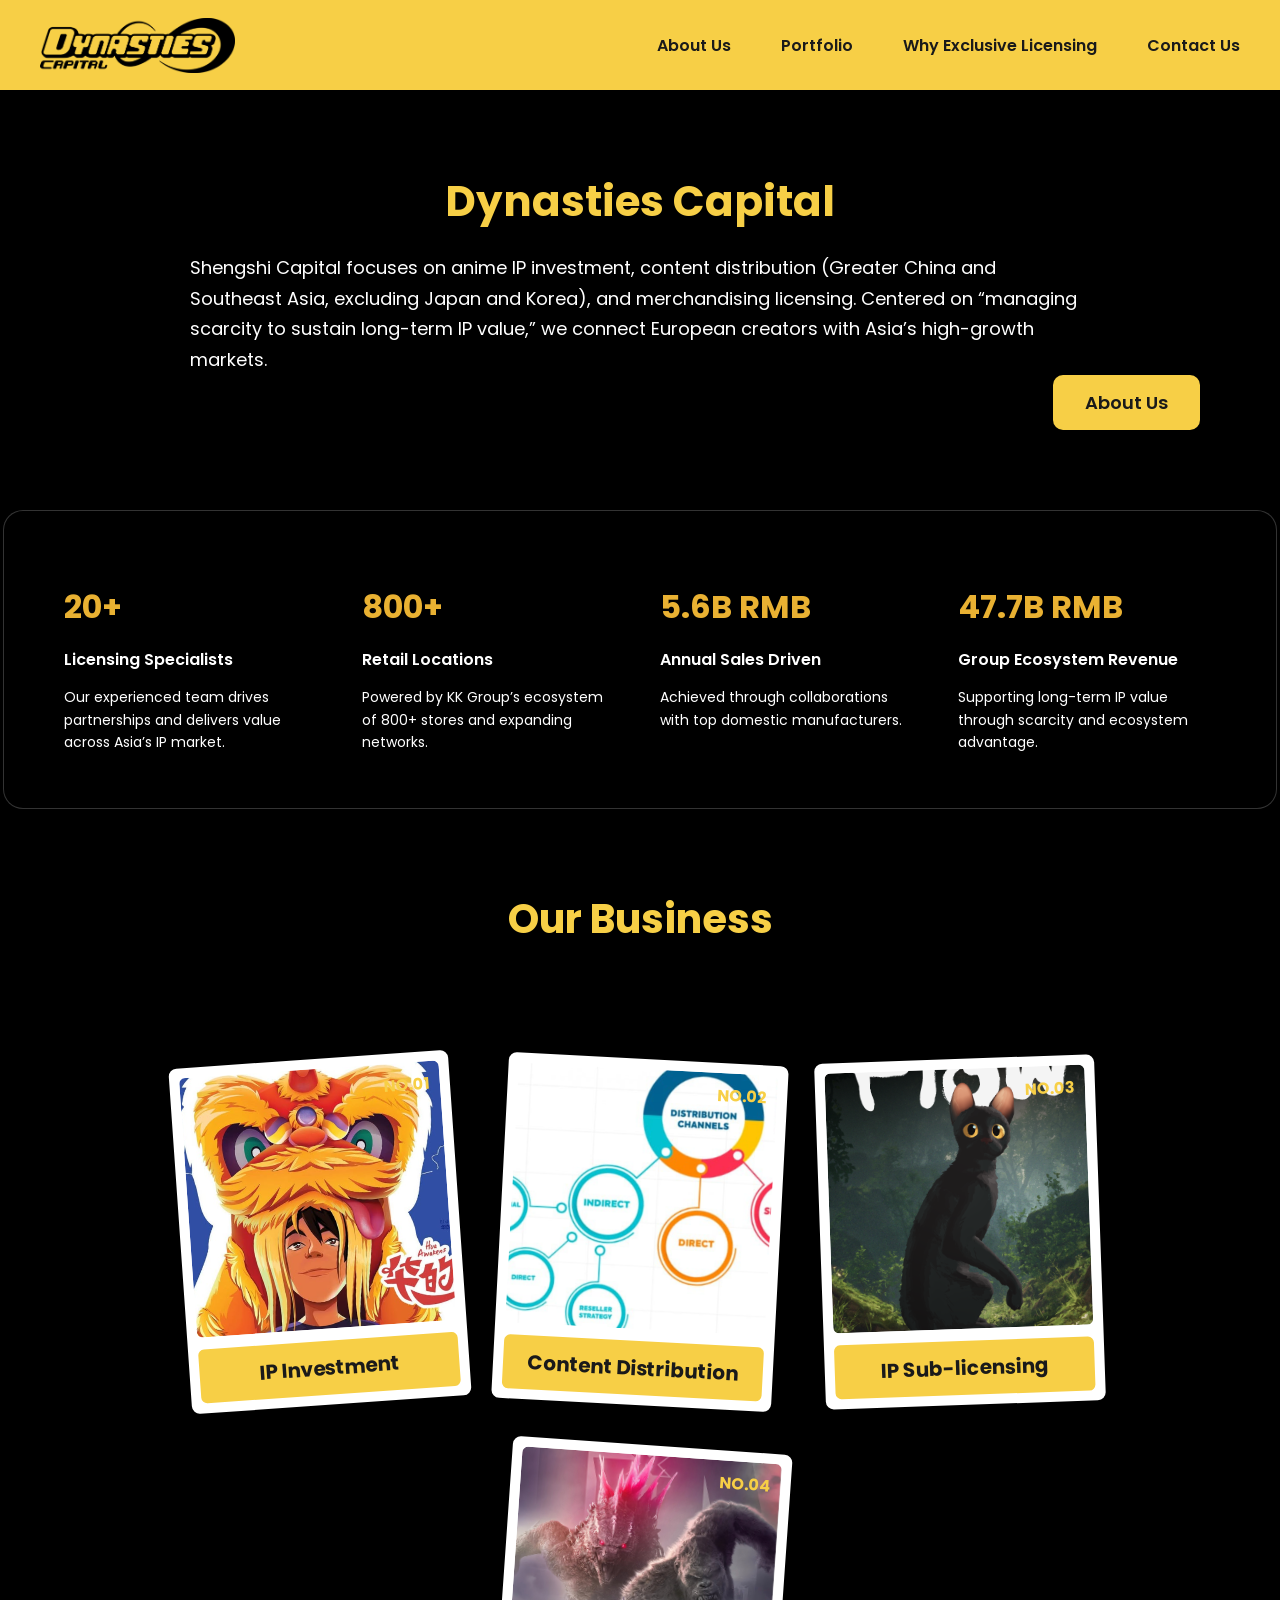
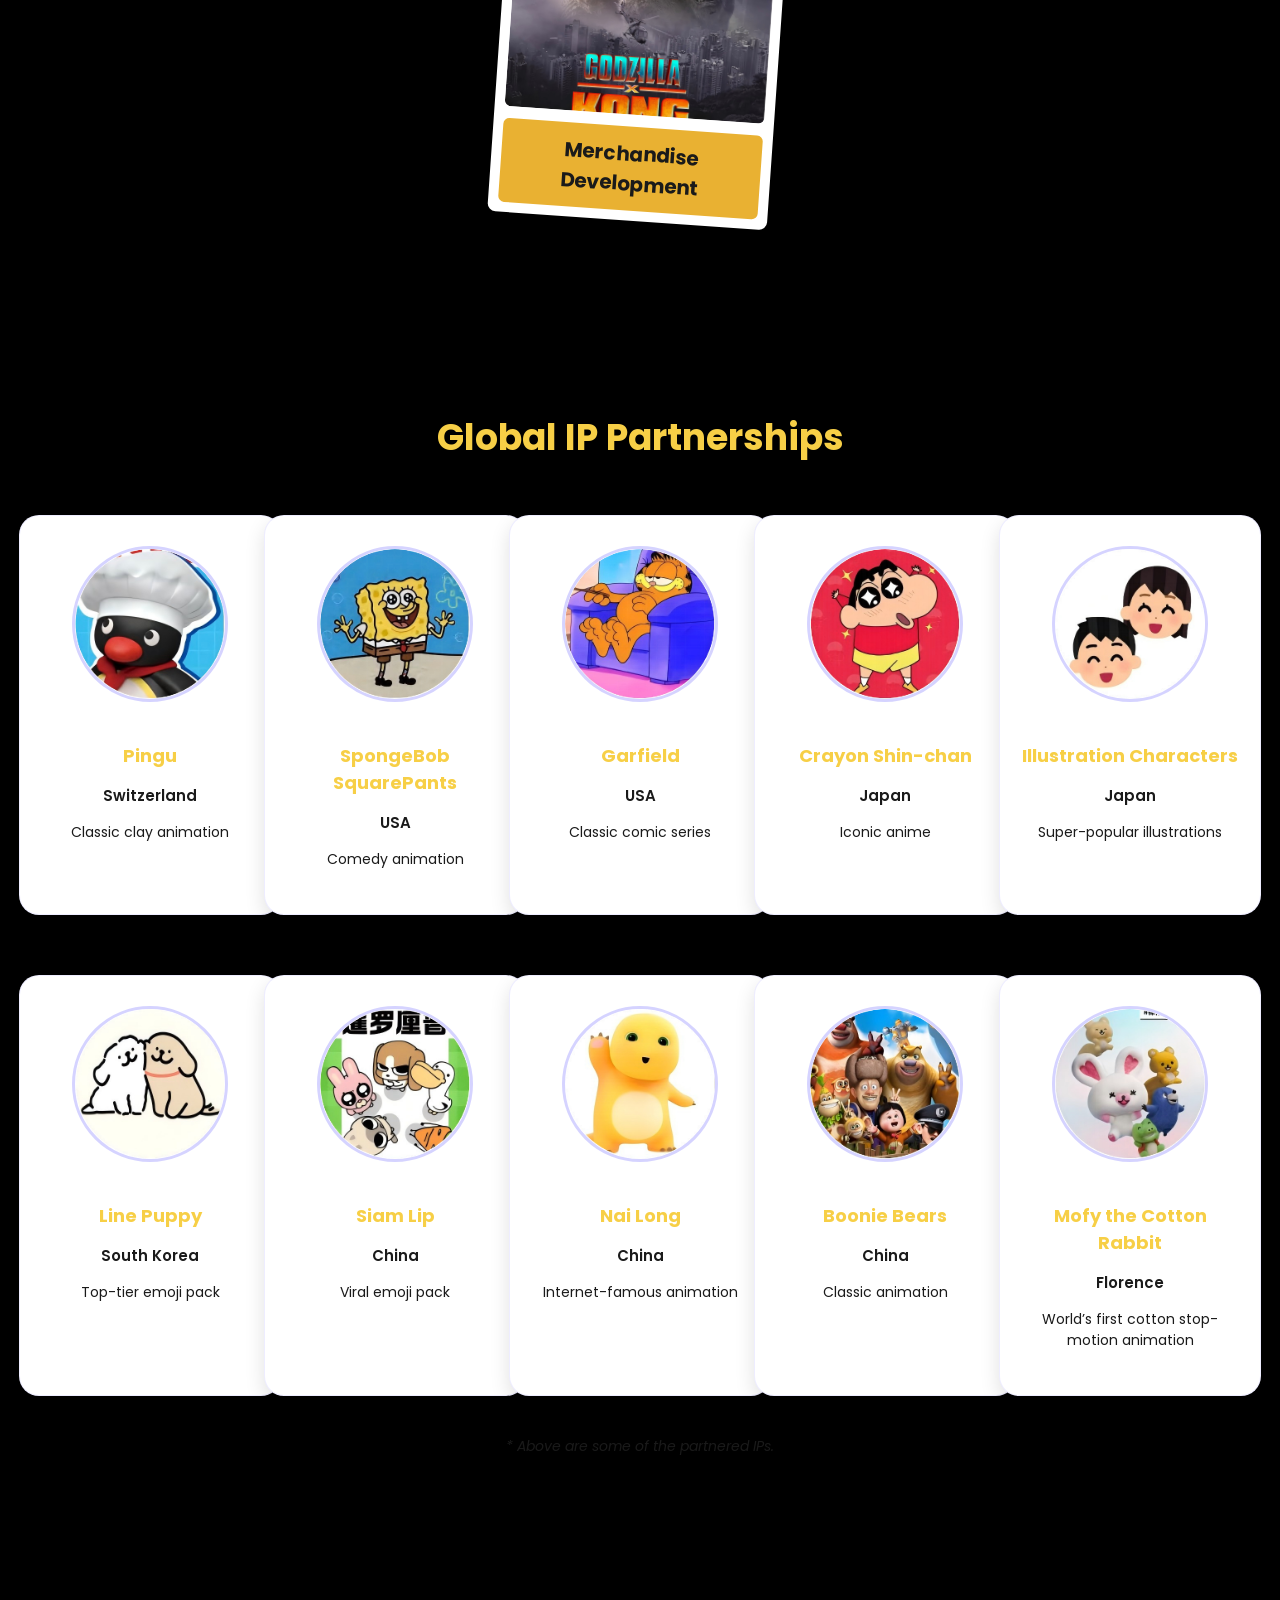
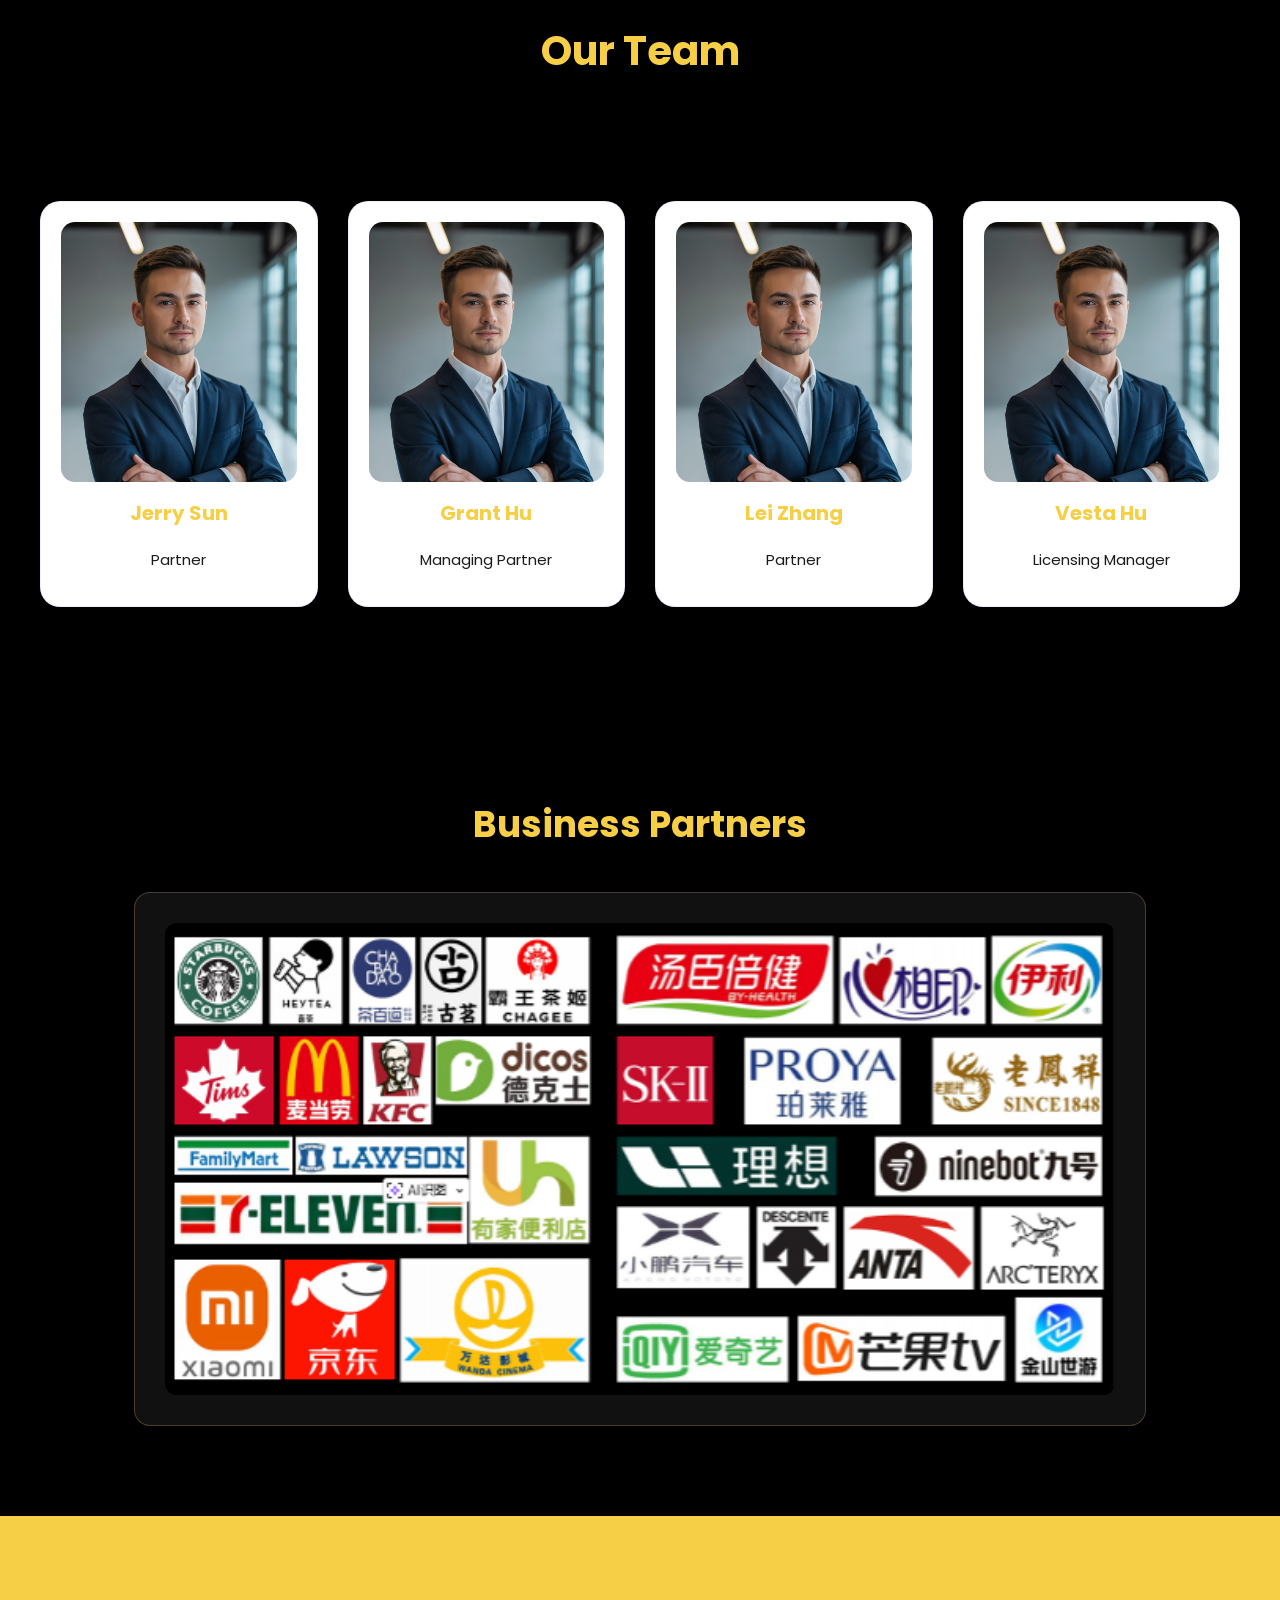
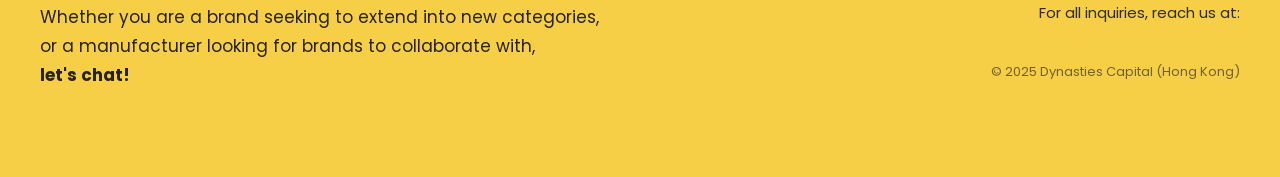
<file: index.html>
<!DOCTYPE html>
<html lang="en">
<head>
    <meta charset="UTF-8">
    <meta name="viewport" content="width=device-width, initial-scale=1.0">
    <title>Dynasties Capital</title>
    <link rel="stylesheet" href="css/global.css">
    <link href="https://fonts.googleapis.com/css2?family=Poppins:wght@300;400;600;700&display=swap" rel="stylesheet">

</head>

<body>

    <!-- 导航栏插入位置 -->
    <div id="nav-placeholder"></div>



     <!-- 公司介绍主区块 -->
    <section class="company-header">
        <h2 class="company-title">Dynasties Capital</h2>
        <p class="company-desc">
            Shengshi Capital focuses on anime IP investment, content distribution 
            (Greater China and Southeast Asia, excluding Japan and Korea), and merchandising licensing.
            Centered on “managing scarcity to sustain long-term IP value,” we connect European creators 
            with Asia’s high-growth markets.
        </p>

    </section>
        <section class="title-section">

        <div class="title-btn-wrapper">
            <a href="about.html" class="title-about-btn">About Us</a>
        </div>

    </section>

    <!-- 亮点展示区块 -->
    <section class="stats-section">
        <div class="stats-card">

            <div class="stat-item">
                <h3>20+</h3>
                <p class="stat-title">Licensing Specialists</p>
                <p class="stat-text">Our experienced team drives partnerships and delivers value across Asia’s IP market.</p>
            </div>

            <div class="stat-item">
                <h3>800+</h3>
                <p class="stat-title">Retail Locations</p>
                <p class="stat-text">Powered by KK Group’s ecosystem of 800+ stores and expanding networks.</p>
            </div>

            <div class="stat-item">
                <h3>5.6B RMB</h3>
                <p class="stat-title">Annual Sales Driven</p>
                <p class="stat-text">Achieved through collaborations with top domestic manufacturers.</p>
            </div>

            <div class="stat-item">
                <h3>47.7B RMB</h3>
                <p class="stat-title">Group Ecosystem Revenue</p>
                <p class="stat-text">Supporting long-term IP value through scarcity and ecosystem advantage.</p>
            </div>

        </div>
    </section>
    <!-- 标题 + About Us 按钮区块 -->

    <div class="section-title business-main-title">Our Business</div>

  <!-- business-->
    <section class="business-section">

        <div class="business-grid">

            <!-- 01 -->
            <div class="business-card tilt-1">
                <div class="card-img-wrapper">
                    <img src="./images/business1.png" class="business-img">
                    <span class="card-number">NO.01</span>
                </div>
                <div class="card-label label-blue">IP Investment</div>
            </div>

            <!-- 02 -->
            <div class="business-card tilt-2">
                <div class="card-img-wrapper"
                    data-images='[
                        "./images/business2-1.png",
                        "./images/business2-2.png",
                        "./images/business2-3.png"
                    ]'>
                    
                    <img src="./images/business2-1.png" class="business-img">
                    <span class="card-number">NO.02</span>
                </div>

                <div class="card-label label-yellow">Content Distribution</div>
            </div>

            <!-- 03 -->
            <div class="business-card tilt-3">
                <div class="card-img-wrapper"
                    data-images='[
                        "./images/business3-1.png",
                        "./images/business3-2.png",
                        "./images/business3-3.png"
                    ]'>
                    
                    <img src="./images/business3-1.png" class="business-img">
                    <span class="card-number">NO.03</span>
                </div>

                <div class="card-label label-blue">IP Sub-licensing</div>
            </div>

            <!-- 04 -->
            <div class="business-card tilt-4">
                <div class="card-img-wrapper"
                    data-images='[
                        "./images/business4-1.png",
                        "./images/business4-2.png",
                        "./images/business4-3.png"
                    ]'>
                    
                    <img src="./images/business4-1.png" class="business-img">
                    <span class="card-number">NO.04</span>
                </div>
                <div class="card-label label-pink">Merchandise Development</div>
            </div>

        </div>
    </section>
    
    <section class="ip-section">

        <h2 class="ip-title">Global IP Partnerships</h2>

        <div class="ip-grid">

            <!-- 01 -->
            <div class="ip-card">
                <img src="./images/ip-pingu.png" class="ip-img">
                <h3 class="ip-name">Pingu</h3>
                <p class="ip-country">Switzerland</p>
                <p class="ip-desc">Classic clay animation</p>
            </div>

            <!-- 02 -->
            <div class="ip-card">
                <img src="./images/ip-spongebob.png" class="ip-img">
                <h3 class="ip-name">SpongeBob SquarePants</h3>
                <p class="ip-country">USA</p>
                <p class="ip-desc">Comedy animation</p>
            </div>

            <!-- 03 -->
            <div class="ip-card">
                <img src="./images/ip-garfield.png" class="ip-img">
                <h3 class="ip-name">Garfield</h3>
                <p class="ip-country">USA</p>
                <p class="ip-desc">Classic comic series</p>
            </div>

            <!-- 04 -->
            <div class="ip-card">
                <img src="./images/ip-shinchan.png" class="ip-img">
                <h3 class="ip-name">Crayon Shin-chan</h3>
                <p class="ip-country">Japan</p>
                <p class="ip-desc">Iconic anime</p>
            </div>

            <!-- 05 -->
            <div class="ip-card">
                <img src="./images/ip-illustration.png" class="ip-img">
                <h3 class="ip-name">Illustration Characters</h3>
                <p class="ip-country">Japan</p>
                <p class="ip-desc">Super-popular illustrations</p>
            </div>

            <!-- 第二行 -->
            <div class="ip-card">
                <img src="./images/ip-linepuppy.png" class="ip-img">
                <h3 class="ip-name">Line Puppy</h3>
                <p class="ip-country">South Korea</p>
                <p class="ip-desc">Top-tier emoji pack</p>
            </div>

            <div class="ip-card">
                <img src="./images/ip-siamlip.png" class="ip-img">
                <h3 class="ip-name">Siam Lip</h3>
                <p class="ip-country">China</p>
                <p class="ip-desc">Viral emoji pack</p>
            </div>

            <div class="ip-card">
                <img src="./images/ip-nailong.png" class="ip-img">
                <h3 class="ip-name">Nai Long</h3>
                <p class="ip-country">China</p>
                <p class="ip-desc">Internet-famous animation</p>
            </div>

            <div class="ip-card">
                <img src="./images/ip-boonie.png" class="ip-img">
                <h3 class="ip-name">Boonie Bears</h3>
                <p class="ip-country">China</p>
                <p class="ip-desc">Classic animation</p>
            </div>

            <div class="ip-card">
                <img src="./images/ip-mofy.png" class="ip-img">
                <h3 class="ip-name">Mofy the Cotton Rabbit</h3>
                <p class="ip-country">Florence</p>
                <p class="ip-desc">World’s first cotton stop-motion animation</p>
            </div>

        </div>

        <p class="ip-note">* Above are some of the partnered IPs.</p>

    </section>
    <div class="section-title team-main-title">Our Team</div>

    <section class="team-section">

        <div class="team-grid">

            <!-- Member 1 -->
            <div class="team-card">
                <div class="team-photo-wrapper">
                    <img src="./images/team1.png" class="team-photo">

                    <div class="team-overlay">
                        <div class="team-overlay-content">
                            <p class="team-intro">
                                Serial entrepreneur & investor with extensive experience in 
                                entertainment licensing and regional content distribution.
                            </p>
                        </div>
                    </div>

                </div>

                <h3 class="team-name">Jerry Sun</h3>
                <p class="team-role">Partner</p>
            </div>

            <!-- Member 2 -->
            <div class="team-card">
                <div class="team-photo-wrapper">
                    <img src="./images/team2.png" class="team-photo">

                    <div class="team-overlay">
                        <div class="team-overlay-content">
                            <p class="team-intro">
                                Senior Investment Partner with 15+ years experience in PE/VC, 
                                specializing in cross-border acquisition and IP strategy.
                            </p>
                        </div>
                    </div>

                </div>

                <h3 class="team-name">Grant Hu</h3>
                <p class="team-role">Managing Partner</p>
            </div>

            <!-- Member 3 -->
            <div class="team-card">
                <div class="team-photo-wrapper">
                    <img src="./images/team3.png" class="team-photo">

                    <div class="team-overlay">
                        <div class="team-overlay-content">
                            <p class="team-intro">
                                CEO of X11 Group with deep knowledge in toy industry supply chain 
                                and retail ecosystem growth across Asia.
                            </p>
                        </div>
                    </div>

                </div>

                <h3 class="team-name">Lei Zhang</h3>
                <p class="team-role">Partner</p>
            </div>

            <!-- Member 4 -->
            <div class="team-card">
                <div class="team-photo-wrapper">
                    <img src="./images/team4.png" class="team-photo">

                    <div class="team-overlay">
                        <div class="team-overlay-content">
                            <p class="team-intro">
                                Licensing specialist focusing on strategic brand partnerships, 
                                category expansion and manufacturer onboarding.
                            </p>
                        </div>
                    </div>

                </div>

                <h3 class="team-name">Vesta Hu</h3>
                <p class="team-role">Licensing Manager</p>
            </div>

        </div>
    </section>

    <section class="partners-section">

        <h2 class="partners-title">Business Partners</h2>

        <div class="partner-wrapper">
            <img src="./images/partner.png" class="partner-img">
        </div>

    </section>



  
    <!-- 页脚插入位置 -->
    <div id="footer-placeholder"></div>

    <script src="js/loadComponents.js"></script>

</body>
</html>
</file>
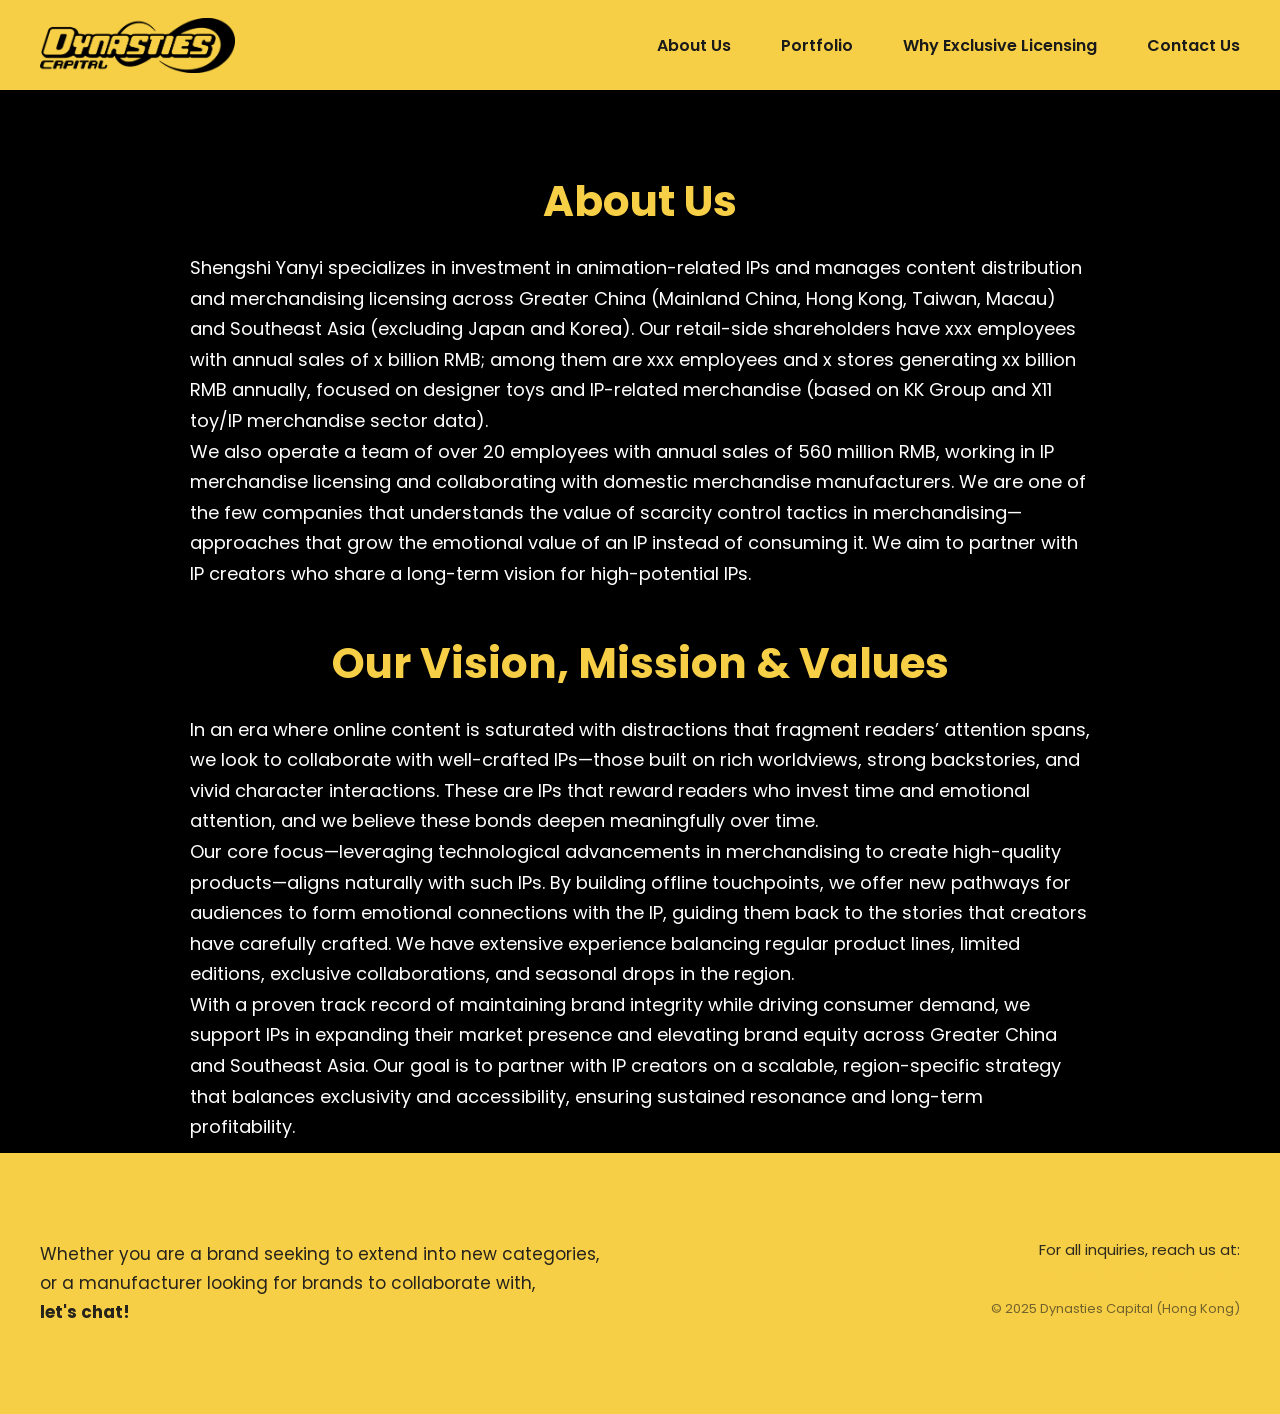
<file: about.html>
<!DOCTYPE html>
<html lang="en">
<head>
    <meta charset="UTF-8">
    <meta name="viewport" content="width=device-width, initial-scale=1.0">
    <title>Dynasties Capital</title>
    <link rel="stylesheet" href="css/global.css">
    <link href="https://fonts.googleapis.com/css2?family=Poppins:wght@300;400;600;700&display=swap" rel="stylesheet">

</head>

<body>

    <!-- 导航栏插入位置 -->
    <div id="nav-placeholder"></div>

     <!-- 公司介绍主区块 -->
    <section class="company-header">
        <h2 class="company-title">About Us</h2>

        <p class="company-desc">
            Shengshi Yanyi specializes in investment in animation-related IPs and manages content
            distribution and merchandising licensing across Greater China (Mainland China, Hong Kong,
            Taiwan, Macau) and Southeast Asia (excluding Japan and Korea). Our retail-side shareholders
            have xxx employees with annual sales of x billion RMB; among them are xxx employees and x
            stores generating xx billion RMB annually, focused on designer toys and IP-related
            merchandise (based on KK Group and X11 toy/IP merchandise sector data).
        </p>

        <p class="company-desc">
            We also operate a team of over 20 employees with annual sales of 560 million RMB, working in
            IP merchandise licensing and collaborating with domestic merchandise manufacturers. 
            We are one of the few companies that understands the value of scarcity control tactics in
            merchandising—approaches that grow the emotional value of an IP instead of consuming it.
            We aim to partner with IP creators who share a long-term vision for high-potential IPs.
        </p>

        <h3 class="company-title">Our Vision, Mission & Values</h3>

        <p class="company-desc">
            In an era where online content is saturated with distractions that fragment readers’
            attention spans, we look to collaborate with well-crafted IPs—those built on rich
            worldviews, strong backstories, and vivid character interactions. These are IPs that reward
            readers who invest time and emotional attention, and we believe these bonds deepen
            meaningfully over time.
        </p>

    <p class="company-desc">
        Our core focus—leveraging technological advancements in merchandising to create
        high-quality products—aligns naturally with such IPs. By building offline touchpoints,
        we offer new pathways for audiences to form emotional connections with the IP, guiding
        them back to the stories that creators have carefully crafted. We have extensive experience
        balancing regular product lines, limited editions, exclusive collaborations, and seasonal
        drops in the region.
    </p>

    <p class="company-desc">
        With a proven track record of maintaining brand integrity while driving consumer demand,
        we support IPs in expanding their market presence and elevating brand equity across Greater
        China and Southeast Asia. Our goal is to partner with IP creators on a scalable,
        region-specific strategy that balances exclusivity and accessibility, ensuring sustained
        resonance and long-term profitability.
    </p>
</section>



    <!-- 页脚插入位置 -->
    <div id="footer-placeholder"></div>

    <script src="js/loadComponents.js"></script>

</body>
</html>
</file>
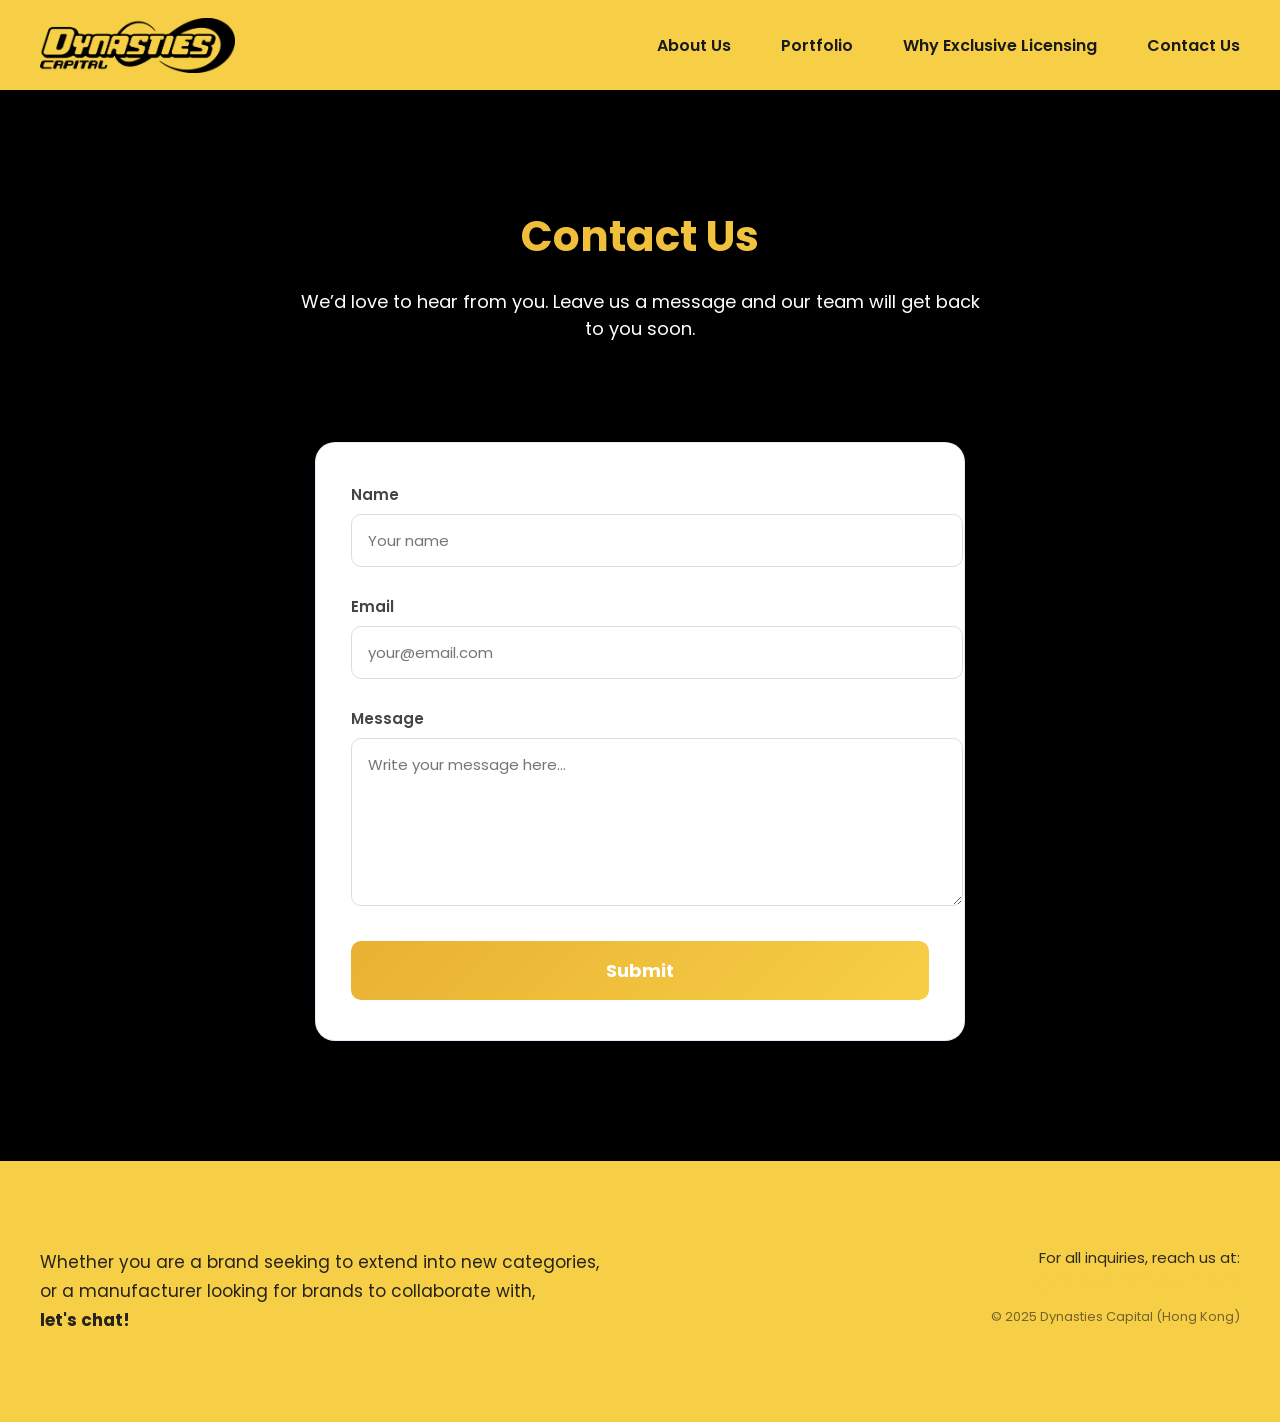
<file: contact.html>
<!DOCTYPE html>
<html lang="en">
<head>
    <meta charset="UTF-8">
    <meta name="viewport" content="width=device-width, initial-scale=1.0">
    <title>Contact Us - Dynasties Capital</title>

    <link rel="stylesheet" href="css/global.css">
    <link rel="stylesheet" href="css/contact.css">
    <link href="https://fonts.googleapis.com/css2?family=Poppins:wght@300;400;600;700&display=swap" rel="stylesheet">

</head>

<body>

    <!-- 与首页一致的 HEADER -->
    <div id="nav-placeholder"></div>

    <!-- 页面标题 -->
    <section class="contact-header">
        <h1 class="contact-title">Contact Us</h1>
        <p class="contact-subtitle">We’d love to hear from you. Leave us a message and our team will get back to you soon.</p>
    </section>

    <!-- 表单主体 -->
    <section class="contact-container">
        
        <form class="contact-form">

            <div class="form-group">
                <label>Name</label>
                <input type="text" placeholder="Your name">
            </div>

            <div class="form-group">
                <label>Email</label>
                <input type="email" placeholder="your@email.com">
            </div>

            <div class="form-group">
                <label>Message</label>
                <textarea rows="6" placeholder="Write your message here..."></textarea>
            </div>

            <button type="submit" class="submit-btn">Submit</button>
        </form>

    </section>

    <!-- 与首页一致的 FOOTER -->
    <div id="footer-placeholder"></div>

    <script src="js/loadComponents.js"></script>
</body>
</html>
</file>
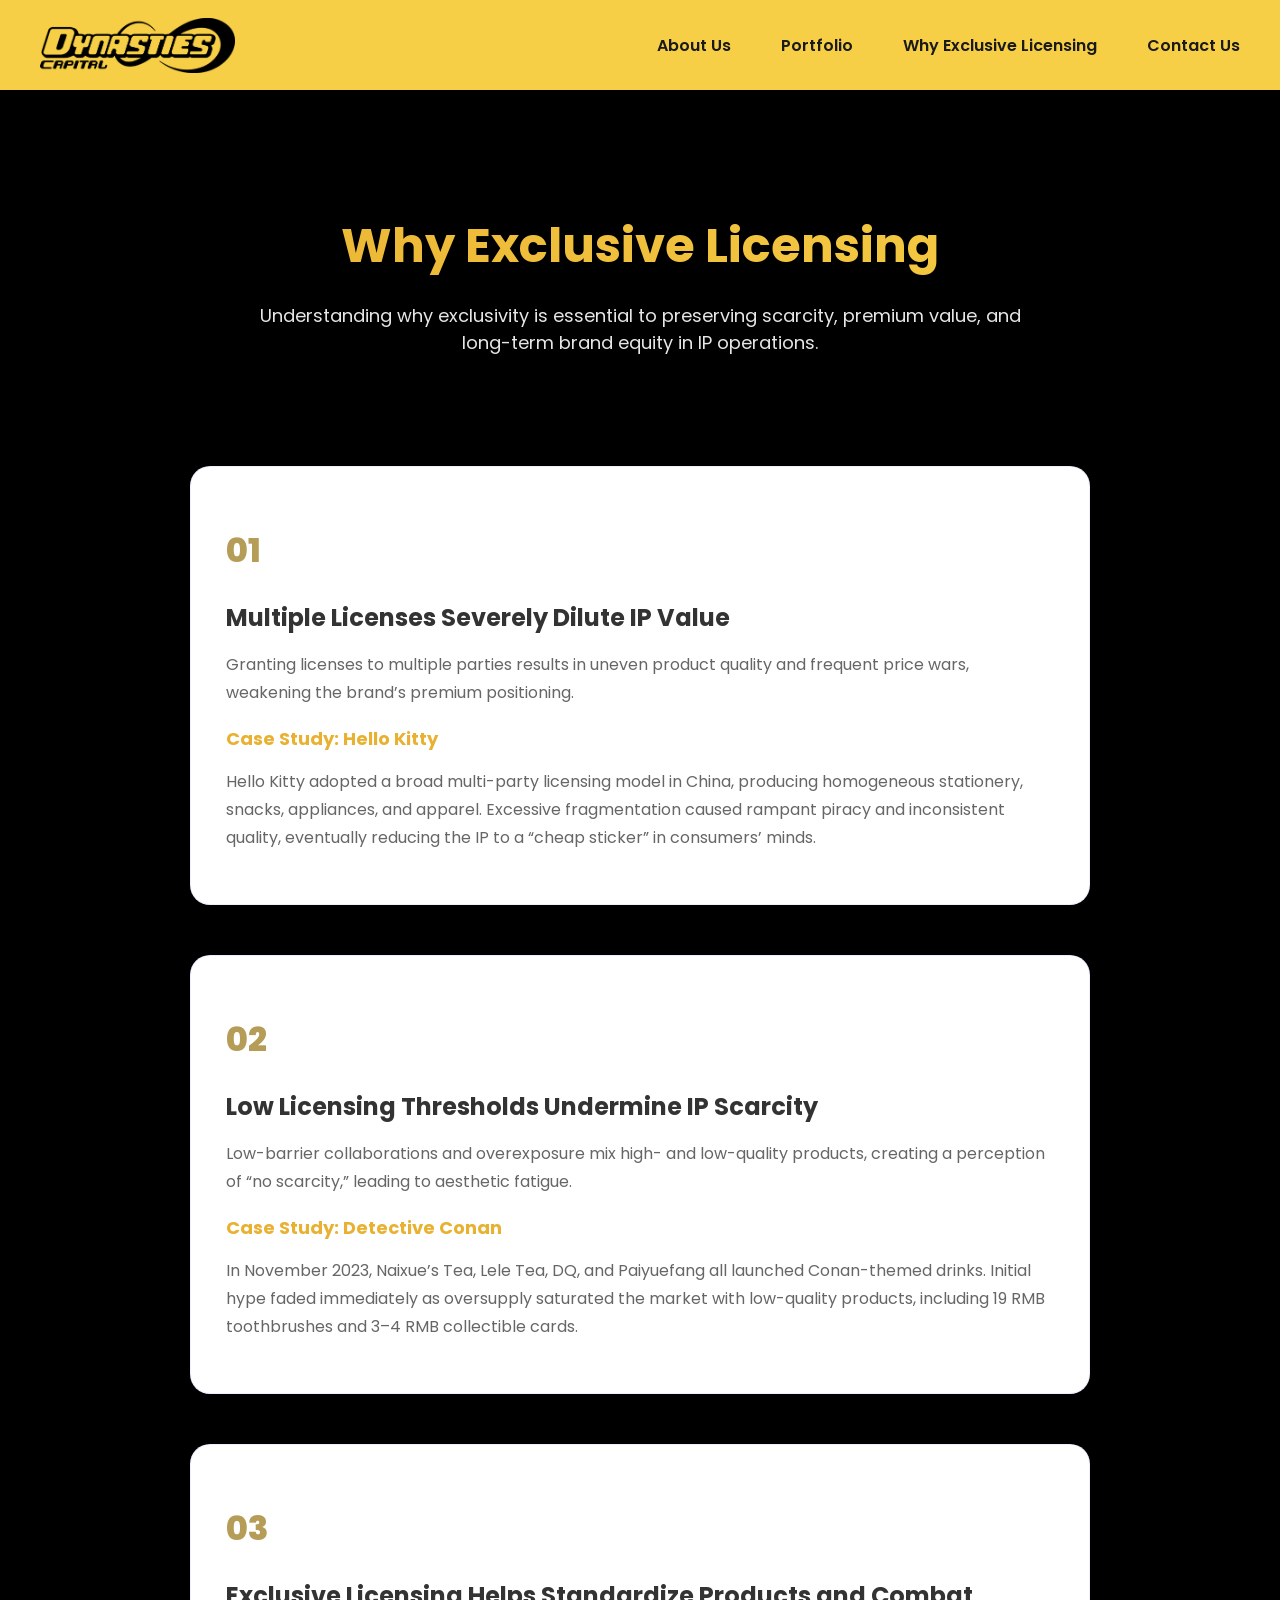
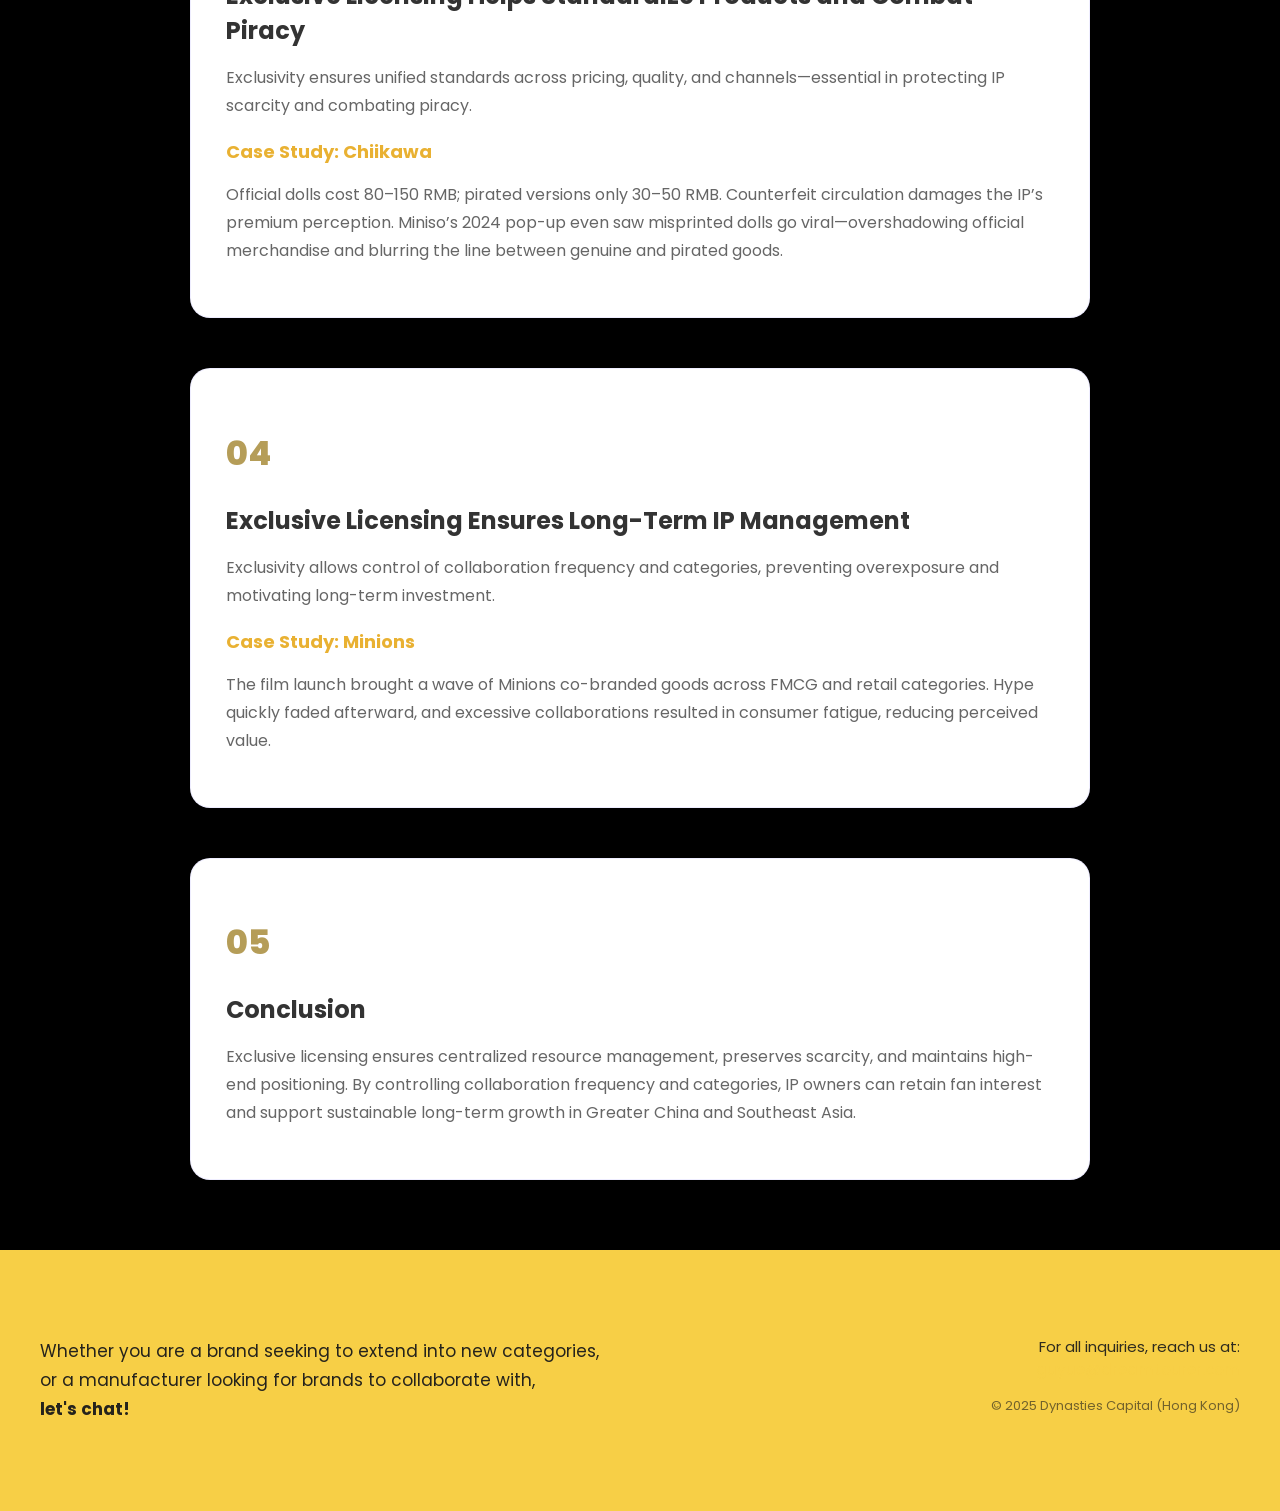
<file: licensing.html>
<!DOCTYPE html>
<html lang="en">
<head>
    <meta charset="UTF-8">
    <meta name="viewport" content="width=device-width, initial-scale=1.0">
    <title>Why Exclusive Licensing - Dynasties Capital</title>

    <!-- 全站通用样式 -->
    <link rel="stylesheet" href="css/global.css">

    <!-- 本页面独立样式 -->
    <link rel="stylesheet" href="css/other.css">
    <link href="https://fonts.googleapis.com/css2?family=Poppins:wght@300;400;600;700&display=swap" rel="stylesheet">

</head>

<body>

    <!-- ⭐ 自动加载和首页一样的 HEADER ⭐ -->
    <div id="nav-placeholder"></div>

    <!-- 页面主标题 -->
    <section class="exclusive-header">
        <h1 class="exclusive-title">Why Exclusive Licensing</h1>
        <p class="exclusive-subtitle">
            Understanding why exclusivity is essential to preserving scarcity, premium value, 
            and long-term brand equity in IP operations.
        </p>
    </section>

    <!-- 内容区块 -->
    <section class="exclusive-content">

        <!-- 01 -->
        <div class="exclusive-block">
            <h2 class="ex-num">01</h2>
            <h3 class="ex-heading">Multiple Licenses Severely Dilute IP Value</h3>

            <p class="ex-text">
                Granting licenses to multiple parties results in uneven product quality and frequent price wars,
                weakening the brand’s premium positioning.
            </p>

            <h4 class="ex-case-title">Case Study: Hello Kitty</h4>
            <p class="ex-text">
                Hello Kitty adopted a broad multi-party licensing model in China, producing homogeneous 
                stationery, snacks, appliances, and apparel. Excessive fragmentation caused rampant piracy
                and inconsistent quality, eventually reducing the IP to a “cheap sticker” in consumers’ minds.
            </p>
        </div>

        <!-- 02 -->
        <div class="exclusive-block">
            <h2 class="ex-num">02</h2>
            <h3 class="ex-heading">Low Licensing Thresholds Undermine IP Scarcity</h3>

            <p class="ex-text">
                Low-barrier collaborations and overexposure mix high- and low-quality products, creating 
                a perception of “no scarcity,” leading to aesthetic fatigue.
            </p>

            <h4 class="ex-case-title">Case Study: Detective Conan</h4>
            <p class="ex-text">
                In November 2023, Naixue’s Tea, Lele Tea, DQ, and Paiyuefang all launched Conan-themed drinks.
                Initial hype faded immediately as oversupply saturated the market with low-quality products,
                including 19 RMB toothbrushes and 3–4 RMB collectible cards.
            </p>
        </div>

        <!-- 03 -->
        <div class="exclusive-block">
            <h2 class="ex-num">03</h2>
            <h3 class="ex-heading">Exclusive Licensing Helps Standardize Products and Combat Piracy</h3>

            <p class="ex-text">
                Exclusivity ensures unified standards across pricing, quality, and channels—essential in 
                protecting IP scarcity and combating piracy.
            </p>

            <h4 class="ex-case-title">Case Study: Chiikawa</h4>
            <p class="ex-text">
                Official dolls cost 80–150 RMB; pirated versions only 30–50 RMB. Counterfeit circulation damages
                the IP’s premium perception.  
                Miniso’s 2024 pop-up even saw misprinted dolls go viral—overshadowing official merchandise and
                blurring the line between genuine and pirated goods.
            </p>
        </div>

        <!-- 04 -->
        <div class="exclusive-block">
            <h2 class="ex-num">04</h2>
            <h3 class="ex-heading">Exclusive Licensing Ensures Long-Term IP Management</h3>

            <p class="ex-text">
                Exclusivity allows control of collaboration frequency and categories, preventing overexposure 
                and motivating long-term investment.
            </p>

            <h4 class="ex-case-title">Case Study: Minions</h4>
            <p class="ex-text">
                The film launch brought a wave of Minions co-branded goods across FMCG and retail categories.
                Hype quickly faded afterward, and excessive collaborations resulted in consumer fatigue, 
                reducing perceived value.
            </p>
        </div>

        <!-- Conclusion -->
        <div class="exclusive-block">
            <h2 class="ex-num">05</h2>
            <h3 class="ex-heading">Conclusion</h3>

            <p class="ex-text">
                Exclusive licensing ensures centralized resource management, preserves scarcity, and maintains 
                high-end positioning.  
                By controlling collaboration frequency and categories, IP owners can retain fan interest and 
                support sustainable long-term growth in Greater China and Southeast Asia.
            </p>
        </div>

    </section>

    <!-- ⭐ 自动加载和首页一样的 FOOTER ⭐ -->
    <div id="footer-placeholder"></div>

    <script src="js/loadComponents.js"></script>
</body>
</html>
</file>
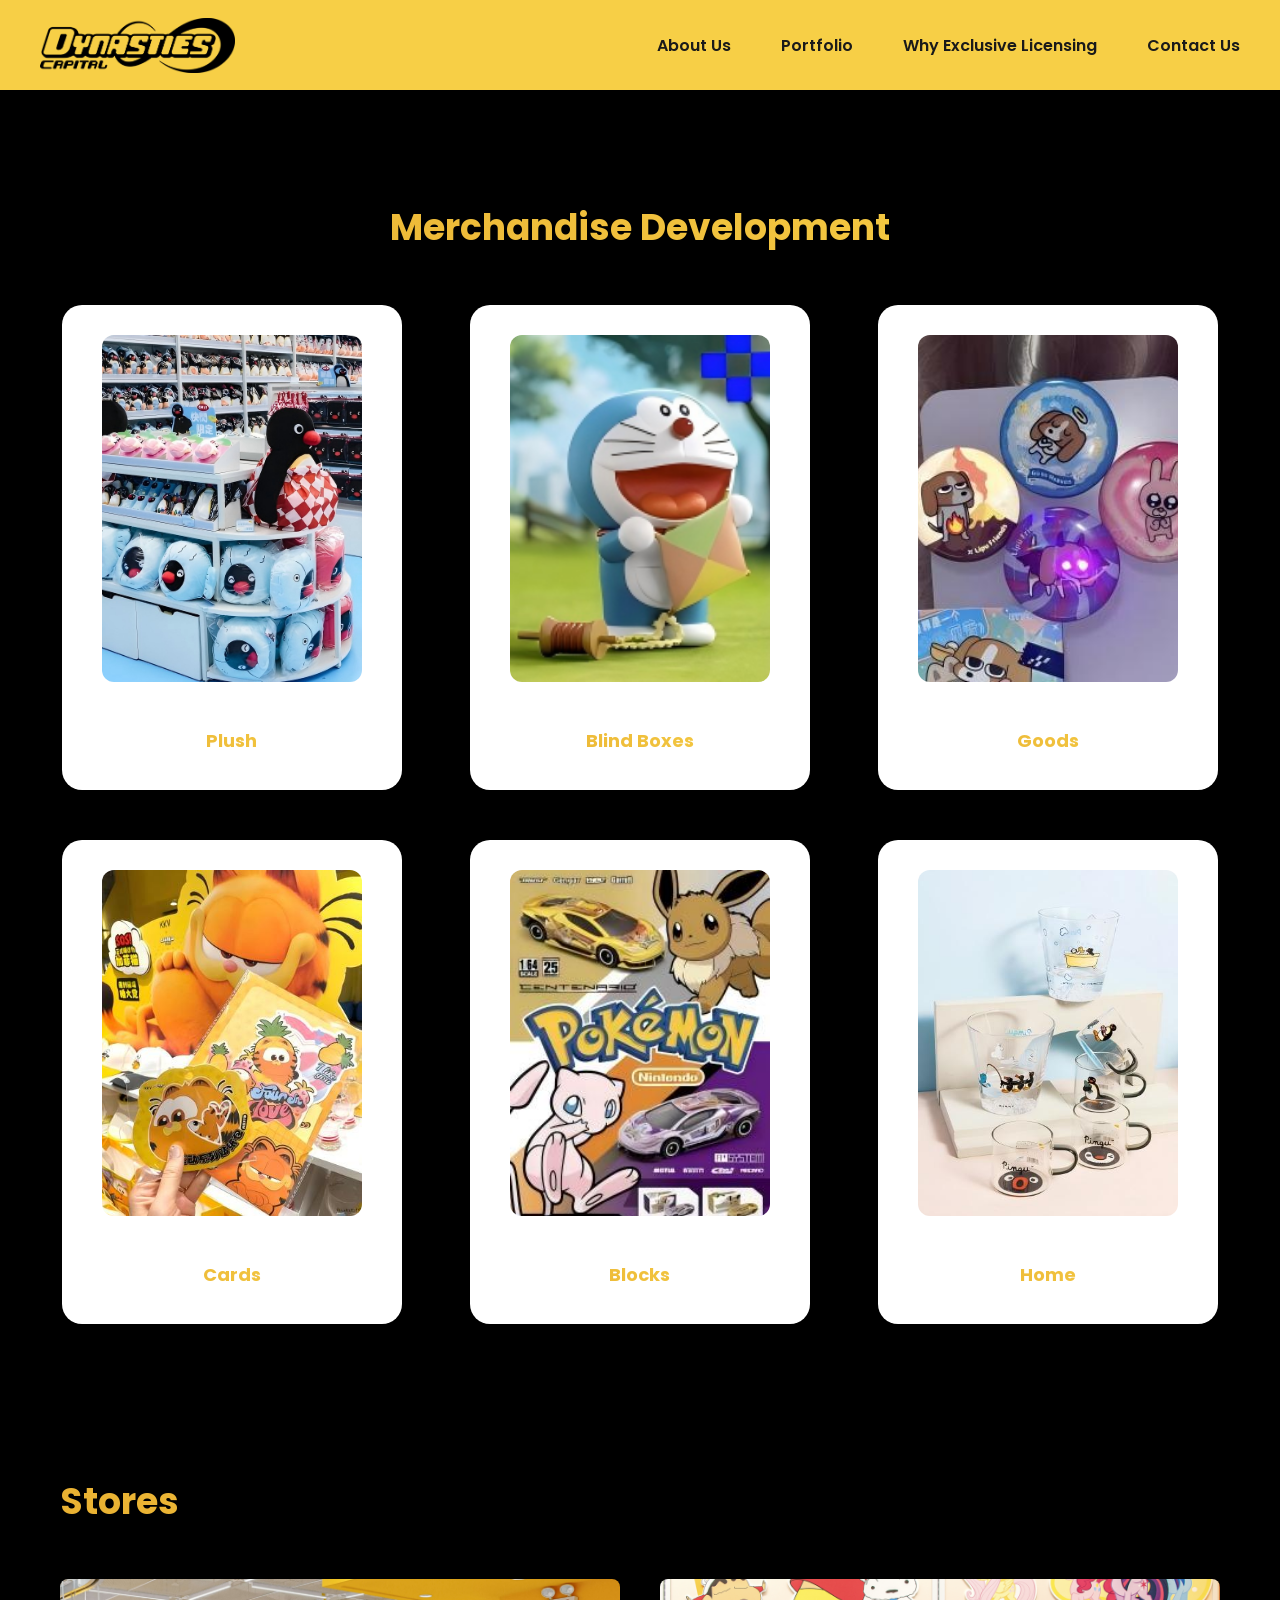
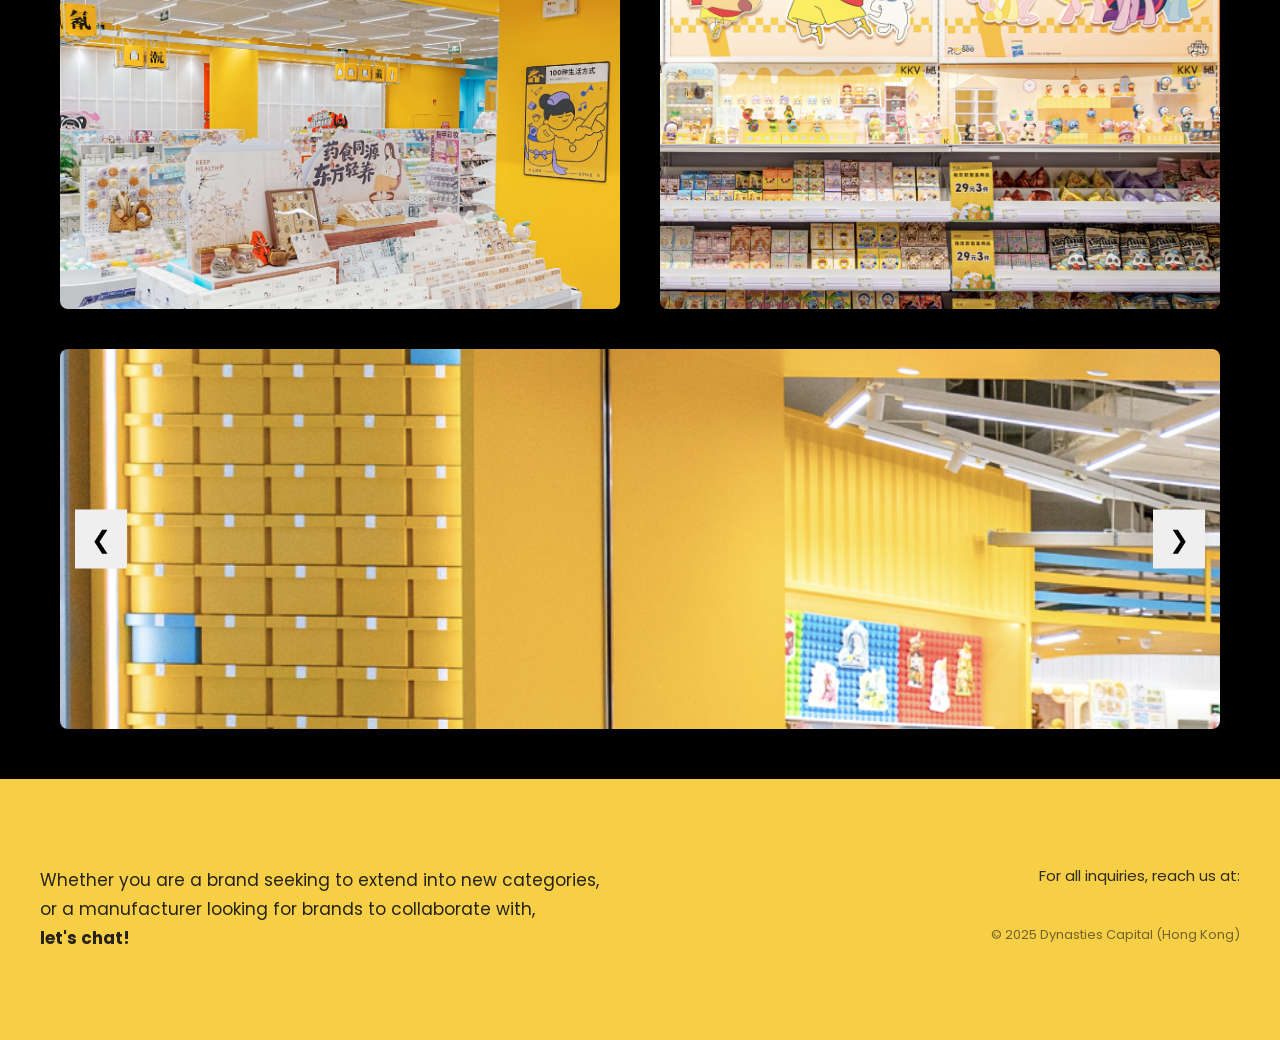
<file: portfolio.html>
<!DOCTYPE html>
<html lang="en">
<head>
    <meta charset="UTF-8">
    <meta name="viewport" content="width=device-width, initial-scale=1.0">
    <title>Contact Us - Dynasties Capital</title>

    <link rel="stylesheet" href="css/global.css">
    <link rel="stylesheet" href="css/contact.css">
        <link rel="stylesheet" href="css/portfolio.css">
    <link href="https://fonts.googleapis.com/css2?family=Poppins:wght@300;400;600;700&display=swap" rel="stylesheet">

</head>

<body>

    <!-- 与首页一致的 HEADER -->
    <div id="nav-placeholder"></div>

    <!-- 页面标题 -->
    <section class="merch-section">
        <h2 class="merch-title">Merchandise Development</h2>
        <div class="merch-grid">
            <div class="merch-card">
                <img class="merch-img" src="./Portfolio_Merchandise/plush.png">
                <p class="merch-name">Plush</p>
            </div>

            <div class="merch-card">
                <img class="merch-img" src="./Portfolio_Merchandise/blindbox.png">
                <p class="merch-name">Blind Boxes</p>

            </div>

            <div class="merch-card">
                <img class="merch-img" src="./Portfolio_Merchandise/goods.png">
                <p class="merch-name">Goods</p>

            </div>

            <div class="merch-card">
                <img class="merch-img" src="./Portfolio_Merchandise/cards.png">
                <p class="merch-name">Cards</p>

            </div>

            <div class="merch-card">
                <img class="merch-img" src="./Portfolio_Merchandise/blocks.png">
                <p class="merch-name">Blocks</p>

            </div>

            <div class="merch-card">
                <img class="merch-img" src="./Portfolio_Merchandise/home.png">
                <p class="merch-name">Home</p>

            </div>

        </div>

        
    </section>

    <section class="stores-section">
        <h2 class="merch-title">Stores</h2>

        <div class="stores-top">
            <!-- 店内设计 -->
            <div class="store-card">
                <div class="slider" data-title="Store Design">
                    <div class="slides">
                        <img src="./images/design1.png">
                        <img src="./images/design2.png">

                    </div>
                    <div class="overlay"></div>
                    <div class="overlay-text">Store Design</div>
                </div>
            </div>

            <!-- 商品陈列 -->
            <div class="store-card">
                <div class="slider" data-title="Product Merchandising">
                    <div class="slides">
                        <img src="./images/display1.png">
                        <img src="./images/display2.png">
                        <img src="./images/display3.png">
                    </div>
                    <div class="overlay"></div>
                    <div class="overlay-text">Product Merchandising</div>
                </div>
            </div>
        </div>

        <!-- 门店 banner -->
        <div class="store-banner">
            <div class="banner-slider">
                <div class="banner-slides">
                    <img src="./images/store1.png">
                    <img src="./images/store2.png">
                    <img src="./images/store3.png">
                    <img src="./images/store4.png">

                </div>
                <button class="banner-arrow left">&#10094;</button>
                <button class="banner-arrow right">&#10095;</button>

            </div>
        </div>
    </section>


    <!-- 与首页一致的 FOOTER -->
    <div id="footer-placeholder"></div>

    <script src="js/loadComponents.js"></script>
</body>
</html>
</file>
<file: css/global.css>
* {
    font-family: "Poppins", "PingFang SC", "Microsoft YaHei", sans-serif;
}

/* Add to your existing .sticky-header */
.sticky-header {
    position: fixed;
    top: 0;
    left: 0;
    right: 0;           /* Add this */
    width: 100%;
    z-index: 9999;
}

/* Add this rule to prevent body margin issues */
body {
    margin: 0;
    padding: 0;
}

/* Update .main-nav to use box-sizing */
.main-nav {
    background: #F7CF46;
    height: 90px;
    display: flex;
    align-items: center;
    justify-content: space-between;
    padding: 0 40px;
    box-sizing: border-box;  /* Add this */
    width: 100%;             /* Add this */
}



/* Sticky 整体容器 */
.sticky-header {
    position: fixed;
    top: 0;
    left: 0;
    width: 100%;
    z-index: 9999;
}

/* 导航栏主体（黄色） */
.main-nav {
    background: #F7CF46;
    height: 90px;
    display: flex;
    align-items: center;
    justify-content: space-between;
    padding: 0 40px;
}

/* LOGO 大小 */
.header-logo {
    height: 55px;
    width: auto;
    display: block;
}

/* 菜单区（右对齐） */
.nav-menu {
    list-style: none;           /* 去掉圆点 */
    padding: 0;
    margin: 0;
    display: flex;
    align-items: center;
    gap: 50px;
}

/* 菜单链接 */
.nav-menu a {
    font-weight: 600;
    color: #1A1A1A;
    font-size: 16px;
    text-decoration: none;
}

/* 小屏幕按钮（默认隐藏） */
.hamburger {
    display: none;
}

/* 小屏幕布局 */
@media (max-width: 768px) {

    .hamburger {
        display: block;
        font-size: 28px;
        cursor: pointer;
    }

    .nav-menu {
        display: none;
        flex-direction: column;
        width: 100%;
        background: #F7CF46;
        text-align: center;
        padding: 20px 0;
        position: absolute;
        left: 0;
        top: 90px;
    }

    .nav-menu.open {
        display: flex;
    }
}



/* ============================================
   FOOTER
============================================ */

.footer {
    background: #F7CF46;
    color: #1A1A1A;
    padding: 70px 40px;
    margin-top: 10px;
}

.footer-container {
    max-width: 1200px;
    margin: 0 auto;

    display: flex;
    justify-content: space-between;
    align-items: flex-start;
    flex-wrap: wrap;
}

.footer-left {
    max-width: 600px;
}

.footer-slogan {
    font-size: 17px;
    line-height: 1.7;
    opacity: 0.95;
    color: #1A1A1A;
}

.footer-right {
    text-align: right;
}

.footer-contact {
    font-size: 15px;
    opacity: 0.9;
    margin-bottom: 15px;
    color: #1A1A1A;
}

.footer-contact a {
    color: #F7CF46;
    text-decoration: none;
    font-weight: 500;
}

.footer-contact a:hover {
    text-decoration: underline;
}

.footer-copy {
    font-size: 13px;
    opacity: 0.6;
    margin-top: 10px;
    color: #1A1A1A;
}


/* ============================================
   STATS CARD (你原有的)
============================================ */

.stats-section {
    margin-top: 80px;
    display: flex;
    justify-content: center;
}

.stats-card {
    background: #1A1A1A;
    padding: 40px 60px;
    border-radius: 20px;
    max-width: 1200px;
    width: 90%;
    display: flex;
    justify-content: space-between;
    gap: 40px;
}

.stat-item {
    flex: 1;
}

.stat-item h3 {
    font-size: 32px;
    font-weight: 700;
    color: #E9B132;
    margin-bottom: 8px;
}

.stat-title {
    font-size: 16px;
    font-weight: 600;
    color: #ffffff;
    margin-bottom: 10px;
}

.stat-text {
    font-size: 14px;
    line-height: 1.6;
    color: #ffffff;
}


/* ============================================
   COMPANY HEADER
============================================ */

.company-header {
    margin-top: 80px;
    text-align: center;
    padding: 0 40px;
}

.company-title {
    font-size: 42px;
    font-weight: 700;
    background: linear-gradient(45deg, #F7CF46, #F7CF46);
    -webkit-background-clip: text;
    color: transparent;
    margin-bottom: 20px;
}

.company-desc {
    max-width: 900px;
    margin: 0 auto;
    font-size: 18px;
    line-height: 1.7;
    color: #1A1A1A;
    opacity: 0.9;
}


/* ============================================
   BUTTON
============================================ */

.title-btn-wrapper {
    display: flex;
    justify-content: flex-end;
    padding-right: 80px;
}

.title-about-btn {
    display: inline-block;
    padding: 14px 32px;
    font-size: 18px;
    font-weight: 600;
    background: #F7CF46;
    color: #1A1A1A;
    text-decoration: none;
    border-radius: 10px;
    transition: 0.3s ease;
}

.title-about-btn:hover {
    transform: translateY(-3px);
    opacity: 0.9;
}



/* ============================================
   SECTION TITLE
============================================ */

.section-title {
    text-align: center;
    font-size: 40px;
    font-weight: 700;
    margin: 70px 0 40px;
    background: linear-gradient(45deg, #F7CF46, #F7CF46);
    -webkit-background-clip: text;
    color: transparent;
}

.business-main-title {
    margin-top: 80px;
    margin-bottom: 30px;
}


/* ============================================================
   🚀 DARK MODE OVERRIDE — 导航栏以下全部黑底白字
============================================================ */

body {
    background: #000 !important;
}

/* 所有主内容区黑底白字 */
section,
.company-header,
.stats-section,
.stats-card {
    background: #000 !important;
    color: #fff !important;
}

/* 公司介绍文字变白 */
.company-desc {
    color: #fff !important;
    opacity: 1 !important;
}

/* 第二段 stats-card 白色版本 → 黑色 */
.stats-card {
    background: #000 !important;
    border: 1px solid rgba(255,255,255,0.2) !important;
}

/* 白文字 */
.stat-title,
.stat-text {
    color: #fff !important;
}

/* 保留黄色数字 */
.stat-item h3 {
    color: #E9B132 !important;
}

/* 黄色按钮保持 */
.title-about-btn {
    background: #F7CF46 !important;
    color: #1A1A1A !important;
}



/* ===========================
   OUR BUSINESS
   =========================== */

.business-section {
    text-align: center;
    padding: 80px 40px;
    background: #F7CF46; /* 主黄替换橙色 */
}

.business-title {
    font-size: 40px;
    font-weight: 700;
    margin-bottom: 50px;
    color: #1A1A1A;
}

/* 四宫格布局 */
.business-grid {
    display: flex;
    justify-content: center;
    gap: 40px;
    flex-wrap: wrap;
}

/* 卡片外框 */
.business-card {
    width: 260px;
    background: #fff;
    padding: 10px;
    border-radius: 8px;
    box-shadow: 0 6px 12px rgba(0,0,0,0.15);
    cursor: pointer;
    transition: 0.2s ease;
    position: relative;
}

/* 编号 */
.card-number {
    position: absolute;
    top: 10px;
    right: 10px;
    color: #F7CF46;
    font-weight: 700;
    font-size: 16px;
}

/* 标签 */
.card-label {
    font-size: 20px;
    font-weight: 700;
    padding: 12px;
    text-align: center;
    border-radius: 6px;
    margin-top: 12px;
    color: #1A1A1A;
}

.label-blue  { background: #F7CF46; }
.label-yellow { background: #F7CF46; }
.label-blue2 { background: #F7CF46; color: #ffffff; }
.label-pink { background: #E9B132; }

/* Hover 保留原动画 */
.business-card:hover {
    transform: scale(1.04);
}

.card-img-wrapper {
    width: 100%;
    height: 260px; 
    overflow: hidden;
    border-radius: 6px; 
    position: relative;
}

.business-img {
    width: 100%;
    height: 100%;
    object-fit: cover;
    object-position: center;
    display: block;
}

/* 默认倾斜 */
.tilt-1 { transform: rotate(-4deg); }
.tilt-2 { transform: rotate(3deg); }
.tilt-3 { transform: rotate(-2deg); }
.tilt-4 { transform: rotate(4deg); }

.business-card {
    transition: transform 0.28s ease, box-shadow 0.28s ease;
    transform-origin: center center;
}

/* Hover 恢复正角度 */
.business-card:hover {
    transform: rotate(0deg) scale(1.05);
    box-shadow: 0 10px 24px rgba(0,0,0,0.25);
}

/* ===========================
   IP SECTION
   =========================== */

.ip-section {
    padding: 80px 40px;
    text-align: center;
    background: #ffffff;
    color: #222;
}

.ip-title {
    font-size: 36px;
    margin-bottom: 50px;
    font-weight: 700;
    background: linear-gradient(45deg, #F7CF46, #F7CF46);
    -webkit-background-clip: text;
    color: transparent;
}

/* Grid */
.ip-grid {
    display: grid;
    width: 100%;
    max-width: 1300px;
    margin: 0 auto;

    grid-template-columns: repeat(5, 1fr);
    gap: 60px 25px;
    justify-items: center;
}

.ip-card {
    	
    width: 100%;
    max-width: 220px;
    background: white;
    border-radius: 20px;
    padding: 30px 20px;
    box-shadow: 0 8px 20px rgba(0,0,0,0.12);
    border: 1px solid rgba(90,79,255,0.1);
    transition: 0.25s ease;
}

.ip-card:hover {
    transform: translateY(-6px);
    box-shadow: 0 12px 28px rgba(0,0,0,0.18);
    border-color: rgba(90,79,255,0.25);
}

.ip-img {
    width: 150px;
    height: 150px;
    border-radius: 50%;
    object-fit: cover;
    margin: 0 auto 15px;
    border: 3px solid rgba(90,79,255,0.25);
    transition: 0.3s ease;
}

.ip-card:hover .ip-img {
    border-color: #F7CF46;
}

.ip-name {
    font-size: 18px;
    font-weight: 700;
    color: #F7CF46;
    margin-bottom: 6px;
}

.ip-country {
    font-size: 15px;
    font-weight: 600;
    color: #1A1A1A;
}

.ip-desc {
    font-size: 14px;
    color: #1A1A1A;

}

.ip-note {
    margin-top: 40px;
    color: #1A1A1A;
    font-style: italic;
    font-size: 14px;
}

/* ===========================
   平板：变成 3 列
   =========================== */
@media (max-width: 1100px) {
    .ip-grid {
        grid-template-columns: repeat(3, 1fr);
    }
}

/* ===========================
   小平板：变成 2 列
   =========================== */
@media (max-width: 800px) {
    .ip-grid {
        grid-template-columns: repeat(2, 1fr);
    }

    .ip-img {
        width: 130px;
        height: 130px;
    }
}

/* ===========================
   手机：1 列
   =========================== */
@media (max-width: 550px) {
    .ip-grid {
        grid-template-columns: 1fr;
    }

    .ip-img {
        width: 110px;
        height: 110px;
    }

    .ip-title {
        font-size: 28px;
        margin-bottom: 30px;
    }
}

/* ===========================
   TEAM SECTION
   =========================== */

.team-section {
    padding: 80px 40px;
    text-align: center;
    background: #F7CF46;
}

.team-title {
    font-size: 36px;
    font-weight: 700;
    margin-bottom: 60px;
    background: linear-gradient(45deg, #F7CF46, #F7CF46);
    -webkit-background-clip: text;
    color: transparent;
}

.team-grid {
    display: grid;
    width: 100%;
    max-width: 1200px;
    margin: 0 auto;

    grid-template-columns: repeat(4, 1fr);
    gap: 40px 30px;
    justify-items: center;
}

.team-card {
    background: white;
    border-radius: 20px;
    padding: 20px;
    box-shadow: 0 8px 20px rgba(0,0,0,0.12);
    border: 1px solid rgba(90,79,255,0.1);
    text-align: center;
    transition: 0.3s ease;
}

.team-card:hover {
    transform: translateY(-6px);
    box-shadow: 0 12px 28px rgba(0,0,0,0.18);
    border-color: rgba(90,79,255,0.25);
}

.team-photo-wrapper {
    width: 100%;
    height: 260px;
    overflow: hidden;
    border-radius: 14px;
    position: relative;
}

.team-photo {
    width: 100%;
    height: 100%;
    object-fit: cover;
    transition: 0.4s ease;
}

.team-card:hover .team-photo {
    filter: brightness(70%);
    transform: scale(1.05);
}

.team-overlay {
    position: absolute;
    inset: 0;
    background: rgba(255,255,255,0.75);
    backdrop-filter: blur(4px);
    opacity: 0;
    transition: 0.3s;
    display: flex;
    align-items: center;
    justify-content: center;
    padding: 20px;
}

.team-intro {
    max-width: 75%;
    font-size: 15px;
    line-height: 1.6;
    color: #444;
    opacity: 0;
    transform: translateY(10px);
    transition: 0.4s ease;
}

.team-card:hover .team-overlay {
    opacity: 1;
}

.team-card:hover .team-intro {
    opacity: 1;
    transform: translateY(0);
}

.team-name {
    font-size: 20px;
    font-weight: 700;
    color: #F7CF46;
    margin-top: 16px;
}

.team-role {
    font-size: 15px;
    color: #1A1A1A;
}
/* Responsive 适配 */
@media (max-width: 1000px) {
    .team-grid {
        grid-template-columns: repeat(2, 1fr);
    }
}

@media (max-width: 600px) {
    .team-grid {
        grid-template-columns: 1fr;
    }
    .team-photo-wrapper {
        height: 240px;
    }
}

/* ===========================
   PARTNERS SECTION
   =========================== */

.partners-section {
    padding: 80px 40px;
    background: #ffffff;
    text-align: center;
}

.partners-title {
    font-size: 36px;
    font-weight: 700;
    margin-bottom: 40px;
    background: linear-gradient(45deg, #F7CF46, #F7CF46);
    -webkit-background-clip: text;
    color: transparent;
}

.partner-wrapper {
    max-width: 950px;
    margin: 0 auto;
    padding: 30px;

    background: #111;
    border-radius: 16px;
    border: 1px solid rgba(242,197,124,0.25); 
    box-shadow: 0 10px 35px rgba(0,0,0,0.4);
}

.partner-img {
    width: 100%;
    border-radius: 12px;
    display: block;
}

.section-wrapper {
    background: #ffffff;
    padding: 60px 0;
}


.company-desc
{
    text-align: left !important;
}
</file>
<file: css/contact.css>
/* ===== Page Header ===== */
.contact-header {
    text-align: center;
    padding: 80px 40px 40px;
    background: #F7F5F0;
}

.contact-title {
    font-size: 42px;
    font-weight: 700;
    background: linear-gradient(45deg, #E9B132, #F7CF46);
    -webkit-background-clip: text;
    color: transparent;
    margin-bottom: 20px;
}

.contact-subtitle {
    max-width: 700px;
    margin: 0 auto;
    font-size: 18px;
    color: #fff;
}


/* ===== Form Container ===== */
.contact-container {
    max-width: 650px;
    margin: 60px auto 120px;
    padding: 0 40px;
}

/* Form block (white card) */
.contact-form {
    background: white;
    padding: 40px 35px;
    border-radius: 20px;
    box-shadow: 0 10px 25px rgba(0,0,0,0.08);
    border: 1px solid rgba(90,79,255,0.12);
}

/* Input groups */
.form-group {
    margin-bottom: 28px;
}

.form-group label {
    font-size: 15px;
    font-weight: 600;
    color: #444;
    display: block;
    margin-bottom: 8px;
}

/* Inputs */
input, textarea {
    width: 100%;
    padding: 14px 16px;
    border: 1px solid #ddd;
    border-radius: 10px;
    font-size: 15px;
    outline: none;
    transition: 0.25s ease;
}

/* Focus 时紫蓝主色强调 */
input:focus, 
textarea:focus {
    border-color: #F7CF46;
    box-shadow: 0 0 0 3px rgba(138, 169, 255, 0.3);
}

/* ===== Submit Button ===== */
.submit-btn {
    width: 100%;
    padding: 16px;
    font-size: 18px;
    font-weight: 700;

    border: none;
    border-radius: 10px;
    cursor: pointer;
    color: white;

    background: linear-gradient(135deg, #E9B132, #F7CF46);
    transition: 0.3s ease;
}

.submit-btn:hover {
    transform: translateY(-2px);
    background: linear-gradient(135deg, #E9B132, #F7CF46);
}
</file>
<file: css/other.css>
/* ===== Page Header ===== */
.exclusive-header {
    text-align: center;
    padding: 80px 40px 40px;
    background: #F7F5F0;
}

.exclusive-title {
    font-size: 48px;
    font-weight: 700;
    background: linear-gradient(45deg, #E9B132, #F7CF46);
    -webkit-background-clip: text;
    color: transparent;
    margin-bottom: 20px;
}

.exclusive-subtitle {
    max-width: 800px;
    margin: 0 auto;
    font-size: 18px;
    color: #fff;
    opacity: 0.9;
}

/* ===== Content Wrapper ===== */
.exclusive-content {
    max-width: 900px;
    margin: 70px auto;
    padding: 0 40px;
}

/* ===== Each section block ===== */
.exclusive-block {
    background: white;
    border-radius: 20px;
    padding: 30px 35px 40px;
    margin-bottom: 50px;

    box-shadow: 0 10px 28px rgba(0,0,0,0.08);
    border: 1px solid rgba(90,79,255,0.10);
}

/* 金色编号 */
.ex-num {
    font-size: 34px;
    font-weight: 800;
    color: #b59d58;
    margin-bottom: 12px;
}

/* 小标题 */
.ex-heading {
    font-size: 24px;
    font-weight: 700;
    color: #333;
    margin-bottom: 15px;
}

/* case 标题 */
.ex-case-title {
    font-size: 18px;
    font-weight: 700;
    margin: 18px 0 8px;
    color: #E9B132;
}

/* 内容文字 */
.ex-text {
    font-size: 16px;
    line-height: 1.75;
    color: #666;
    margin-bottom: 12px;
}
</file>
<file: css/portfolio.css>
/* ================================
   General
================================ */
body {
    margin: 0;
    font-family: 'Poppins', sans-serif;
}

.stores-section {
    background: #F6CF4E;   /* 黄色背景 */
    padding: 40px 60px;
    color: #000;
}

.stores-title {
    text-align: center;
    font-size: 32px;
    font-weight: 700;
    margin-bottom: 30px;
}

/* ================================
   上方两个：布局
================================ */
.stores-top {
    display: flex;
    gap: 40px;
    margin-bottom: 40px;
}

.store-card {
    width: 50%;
    position: relative;
}

/* ================================
   Merchandise Section (Styled)
================================ */
.merch-section {
    background: #F7F5EF; /* 同参考配色 */
    padding: 80px 40px;
    text-align: center;
    color: #222;
}

.merch-title {
    font-size: 36px;
    margin-bottom: 50px;
    font-weight: 700;
    background: linear-gradient(45deg, #E9B132, #F7CF46);
    -webkit-background-clip: text;
    color: transparent;
}

/* ================================
   Responsive Grid
================================ */
.merch-grid {
    display: grid;
    width: 100%;
    max-width: 1300px;
    margin: 0 auto;
    gap: 50px 25px;
    justify-items: center;
}

/* 大屏：3 列 */
@media (min-width: 1024px) {
    .merch-grid {
        grid-template-columns: repeat(3, 1fr);
    }
}

/* 中屏：2 列 */
@media (min-width: 768px) and (max-width: 1023px) {
    .merch-grid {
        grid-template-columns: repeat(2, 1fr);
    }
}

/* 小屏：1 列 */
@media (max-width: 767px) {
    .merch-grid {
        grid-template-columns: 1fr;
        max-width: 400px;
    }
}

/* ================================
   Card Style (参考你给的 UI)
================================ */
.merch-card {
    width: 100%;
    max-width: 300px;
    background: #fff;
    border-radius: 20px;
    padding: 30px 20px;
    box-shadow: 0 8px 20px #F7F5EF(0,0,0,0.12);
    border: 1px solid #F7F5EF(90,79,255,0.1);
    transition: 0.25s ease;
}

.merch-card:hover {
    transform: translateY(-6px);
    box-shadow: 0 12px 28px #F7F5EF(0,0,0,0.18);
    border-color: #F7F5EF(90,79,255,0.25);
}

/* 圆形图片 */
/* 改成 3：4 商品长方形图 */
.merch-img {
    width: 100%;
    max-width: 260px;
    aspect-ratio: 3 / 4;      
    object-fit: cover;
    border-radius: 12px;        /* 微圆角 */
    margin: 0 auto 20px;
    border: 3px solid #F7F5EF(90,79,255,0.25);
    transition: 0.3s ease;
}

.merch-card:hover .merch-img {
    border-color: #F7CF46;
}


/* 商品名称（渐变蓝紫） */
.merch-name {
    font-size: 18px;
    font-weight: 700;
    background: linear-gradient(45deg, #E9B132, #F7CF46);
    -webkit-background-clip: text;
    color: transparent;
    margin-bottom: 6px;
}

/* 类别国家/描述 */
.merch-category {
    font-size: 15px;
    font-weight: 600;
    color: #666;
    margin-bottom: 6px;
}

.merch-desc {
    font-size: 14px;
    color: #666;
}



/* ================================
   上方两个：Slider（瞬间切图）
================================ */
.slider {
    position: relative;
    width: 100%;
    height: 330px;
    border-radius: 8px;
    overflow: hidden;
}

/* 图片叠放 */
.slides {
    position: relative;
    width: 100%;
    height: 100%;
}

.slides img {
    position: absolute;
    inset: 0;
    width: 100%;
    height: 330px;
    object-fit: cover;
    opacity: 0;
    transition: none; /* 无动画，瞬间切换 */
}

/* 当前显示的 */
.slides img.active {
    opacity: 1;
}

/* ================================
   上方两个：悬浮蒙版 + 文案
================================ */
.overlay {
    position: absolute;
    inset: 0;
    background: #F7F5EF(0,0,0,0.45);
    opacity: 0;
    transition: 0.3s;
    z-index: 2;
}

.slider:hover .overlay {
    opacity: 1;
}

.overlay-text {
    position: absolute;
    bottom: 20px;
    left: 20px;
    color: #fff;
    font-size: 26px;
    font-weight: 600;
    opacity: 0;
    transition: 0.3s;
    z-index: 3;
}

.slider:hover .overlay-text {
    opacity: 1;
}

/* ================================
   下方 Banner：基本结构
================================ */
.store-banner {
    width: 100%;
}

.banner-slider {
    position: relative;
    width: 100%;
    height: 380px;
    border-radius: 8px;
    overflow: hidden;
}

/* 横向轮播 */
.banner-slides {
    display: flex;
    width: 300%; /* 若 3 张图 */
    transition: transform 0.6s ease;
}

.banner-slides img {
    width: 100%;
    height: 380px;
    object-fit: cover;
}

/* ================================
   下方 Banner：箭头
================================ */
.banner-arrow {
    position: absolute;
    top: 50%;
    transform: translateY(-50%);
    background: #F7F5EF(255,255,255,0.6);
    border: none;
    padding: 12px 16px;
    cursor: pointer;
    font-size: 24px;
    z-index: 3;
}

.banner-arrow.left { left: 15px; }
.banner-arrow.right { right: 15px; }

/* ================================
   下方 Banner：中间黄色标签
================================ */
.banner-label {
    position: absolute;
    bottom: 25px;
    left: 50%;
    transform: translateX(-50%);
    background: #FFD447;
    padding: 14px 40px;
    font-size: 24px;
    font-weight: 700;
    border-radius: 4px;
}
.banner-slides {
    display: flex;
    transition: transform 0.6s ease;
}
.banner-slides img {
    flex: 0 0 100%;   /* 每张图占满一屏 */
    width: 100%;
    height: 380px;
    object-fit: cover;
}
</file>
